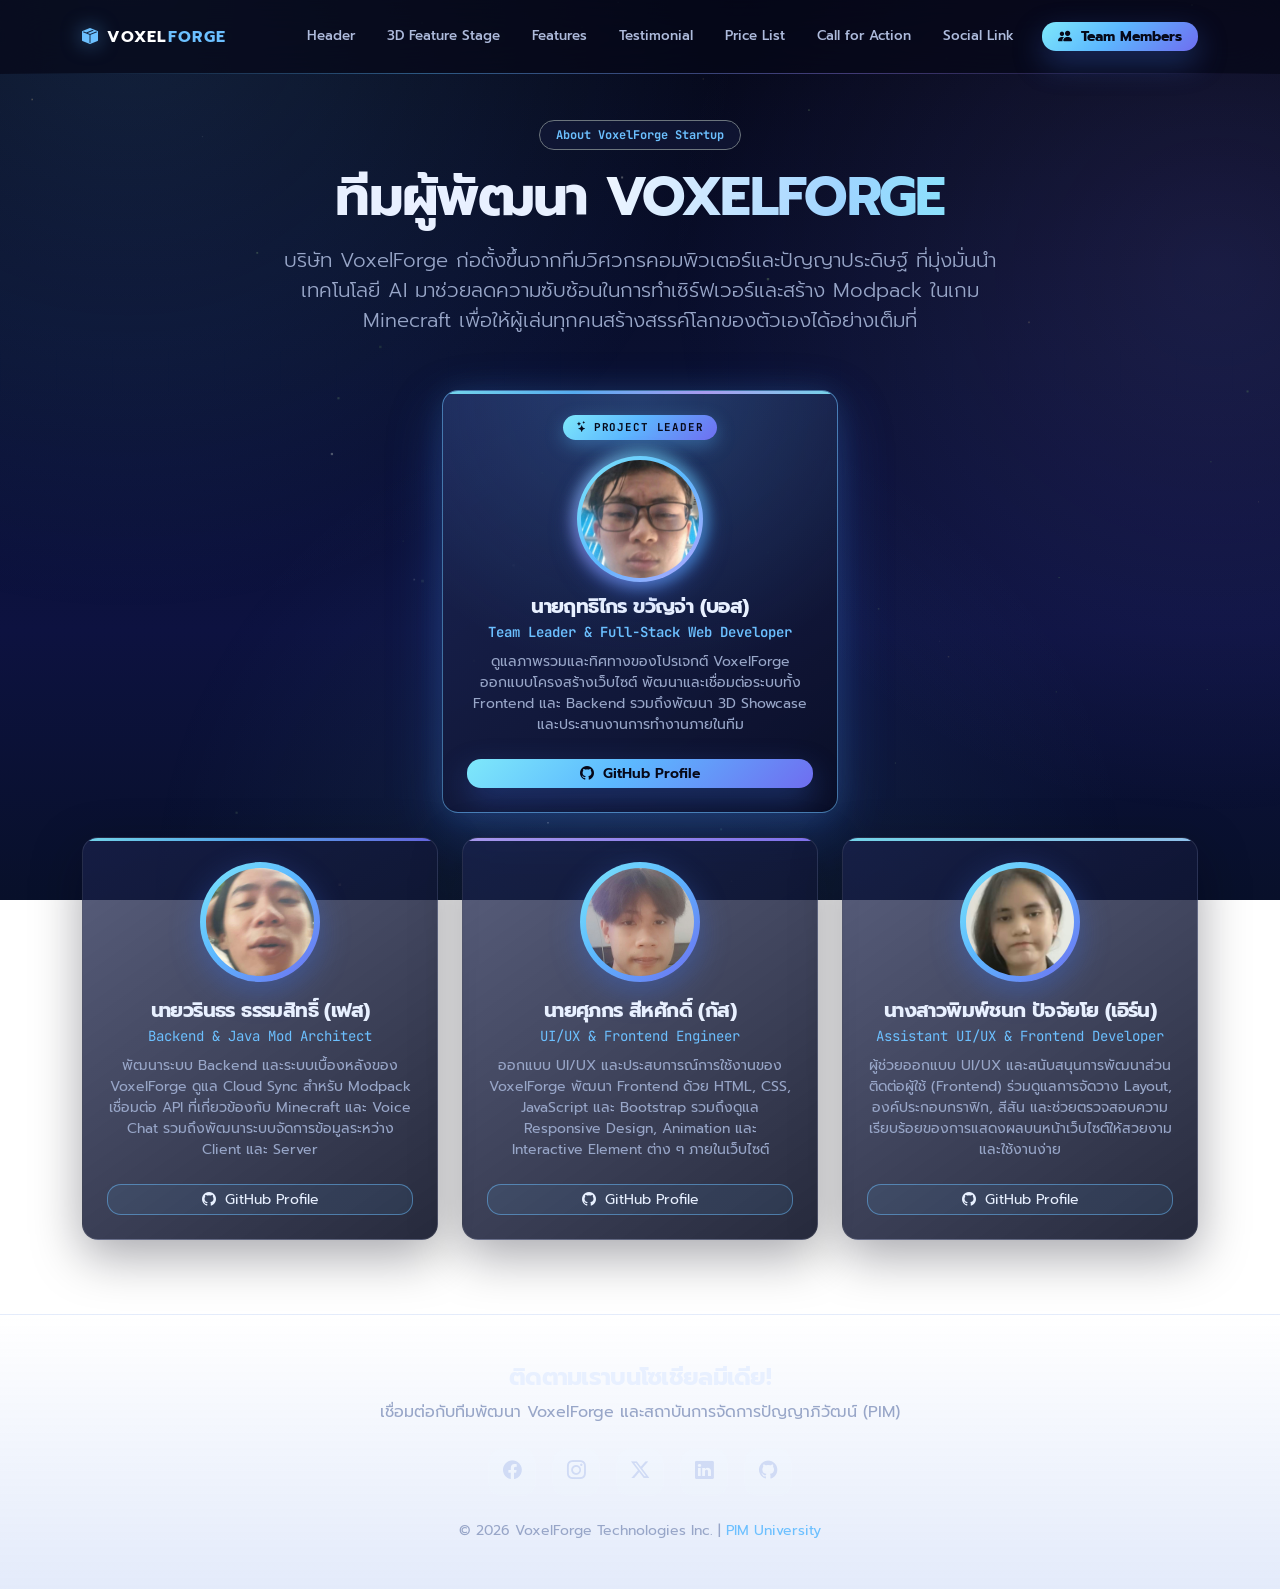
<file: about.html>
<!DOCTYPE html>
<html lang="th">
<head>
  <meta charset="UTF-8">
  <meta name="viewport" content="width=device-width, initial-scale=1.0">
  <meta name="theme-color" content="#0b0820">
  <title>Team Members - VoxelForge AI</title>
  <link rel="preconnect" href="https://fonts.googleapis.com">
  <link rel="preconnect" href="https://fonts.gstatic.com" crossorigin>
  <link href="https://fonts.googleapis.com/css2?family=JetBrains+Mono:wght@400;500;600;700&family=Prompt:wght@300;400;500;600;700;800&display=swap" rel="stylesheet">
  <link href="https://cdn.jsdelivr.net/npm/bootstrap@5.3.2/dist/css/bootstrap.min.css" rel="stylesheet">
  <link rel="stylesheet" href="https://cdn.jsdelivr.net/npm/bootstrap-icons@1.11.1/font/bootstrap-icons.css">
  <link rel="stylesheet" href="CSS/style.css?v=2">
  <style>
    .about-hero{min-height:auto;padding:120px 0 24px;position:relative}
    .about-hero h1{font-size:clamp(2.2rem,5vw,3.4rem);line-height:1.15}
    .team-section{padding-top:15px;padding-bottom:50px}
    .team-card{display:flex;flex-direction:column;align-items:center}
    .team-card .team-desc{flex-grow:1}
    .team-card .btn{margin-top:auto}
    .leader-col{
      max-width:420px;
      width:100%;
    }
    .leader-card{
      border:1px solid rgba(108,192,255,.55)!important;
      background:
        radial-gradient(circle at 50% 0%,rgba(92,184,255,.2),transparent 62%),
        linear-gradient(145deg,rgba(30,40,90,.88),rgba(10,14,38,.95))!important;
      box-shadow:0 20px 55px rgba(59,111,224,.28),0 0 30px rgba(92,184,255,.14)!important;
    }
    .leader-card:before{
      height:3.5px!important;
      background:linear-gradient(90deg,#7ee8fa,#5cb8ff,#b7a6ff,#7ee8fa)!important;
    }
    .leader-card:hover{
      transform:translateY(-6px)!important;
      border-color:rgba(126,232,250,.85)!important;
      box-shadow:0 26px 65px rgba(59,111,224,.38),0 0 40px rgba(126,232,250,.22)!important;
    }
    .leader-badge{
      display:inline-flex;
      align-items:center;
      gap:.35rem;
      padding:.28rem .8rem;
      border-radius:999px;
      background:var(--grad-main);
      color:#060818;
      font-size:.68rem;
      font-weight:700;
      letter-spacing:.08em;
      box-shadow:0 6px 18px rgba(92,184,255,.35);
    }
    .leader-avatar-wrap{
      position:relative;
      display:inline-flex;
      align-items:center;
      justify-content:center;
    }
    .leader-avatar-wrap:before{
      content:"";
      position:absolute;
      inset:-5px;
      border-radius:50%;
      background:conic-gradient(from 0deg,#7ee8fa,#5cb8ff,#b7a6ff,#7ee8fa);
      filter:blur(7px);
      opacity:.6;
      z-index:0;
      animation:leaderGlowSpin 6s linear infinite;
    }
    @keyframes leaderGlowSpin{
      to{transform:rotate(360deg)}
    }
    .leader-avatar{
      position:relative;
      z-index:1;
      width:126px!important;
      height:126px!important;
      object-fit:cover;
      padding:4px!important;
      background:linear-gradient(135deg,#7ee8fa,#5cb8ff,#b7a6ff)!important;
      box-shadow:0 10px 28px rgba(59,111,224,.45)!important;
    }
    .team-avatar{
      object-fit:cover;
    }
  </style>
</head>
<body>

  <canvas id="particle-canvas" aria-hidden="true"></canvas>

  <nav class="navbar navbar-expand-lg navbar-dark fixed-top custom-navbar">
    <div class="container">
      <a class="navbar-brand fw-bold d-flex align-items-center gap-2 slanted-title" href="index.html">
        <i class="bi bi-box-seam-fill text-accent"></i>
        <span>VOXEL<span class="text-accent">FORGE</span></span>
      </a>
      <button class="navbar-toggler" type="button" data-bs-toggle="collapse" data-bs-target="#navbarNav" aria-controls="navbarNav" aria-expanded="false" aria-label="เปิดเมนู">
        <span class="navbar-toggler-icon"></span>
      </button>
      <div class="collapse navbar-collapse" id="navbarNav">
        <ul class="navbar-nav ms-auto align-items-lg-center gap-lg-2">
          <li class="nav-item"><a class="nav-link" href="index.html#header">Header</a></li>
          <li class="nav-item"><a class="nav-link" href="index.html#showcase">3D Feature Stage</a></li>
          <li class="nav-item"><a class="nav-link" href="index.html#features">Features</a></li>
          <li class="nav-item"><a class="nav-link" href="index.html#testimonials">Testimonial</a></li>
          <li class="nav-item"><a class="nav-link" href="index.html#pricing">Price List</a></li>
          <li class="nav-item"><a class="nav-link" href="index.html#cta">Call for Action</a></li>
          <li class="nav-item"><a class="nav-link" href="#social">Social Link</a></li>
          <li class="nav-item ms-lg-2">
            <a class="btn btn-accent btn-sm px-3 fw-bold" href="about.html">
              <i class="bi bi-people-fill me-1"></i> Team Members
            </a>
          </li>
        </ul>
      </div>
    </div>
  </nav>

  <section class="about-hero">
    <div class="container text-center">
      <span class="badge rounded-pill bg-surface border border-secondary px-3 py-2 text-accent font-mono mb-3">
        About VoxelForge Startup
      </span>
      <h1 class="fw-bold mb-3 slanted-heading">ทีมผู้พัฒนา <span class="gradient-text">VOXELFORGE</span></h1>
      <p class="lead text-secondary mx-auto" style="max-width: 750px;">
        บริษัท VoxelForge ก่อตั้งขึ้นจากทีมวิศวกรคอมพิวเตอร์และปัญญาประดิษฐ์ ที่มุ่งมั่นนำเทคโนโลยี AI มาช่วยลดความซับซ้อนในการทำเซิร์ฟเวอร์และสร้าง Modpack ในเกม Minecraft เพื่อให้ผู้เล่นทุกคนสร้างสรรค์โลกของตัวเองได้อย่างเต็มที่
      </p>
    </div>
  </section>

  <section class="team-section">
    <div class="container">

      <div class="row justify-content-center mb-4">
        <div class="col-12 col-md-6 col-lg-4 leader-col">
          <div class="custom-card team-card leader-card p-4 rounded-4 text-center h-100">
            <div class="leader-badge font-mono text-uppercase mb-2">
              <i class="bi bi-stars"></i> Project Leader
            </div>
            <div class="leader-avatar-wrap my-2">
              <img src="Img/1.jpg" alt="นายฤทธิไกร ขวัญจ่า (บอส)" class="team-avatar leader-avatar" width="126" height="126" loading="lazy">
            </div>
            <h5 class="fw-bold mb-1 mt-1 slanted-heading">นายฤทธิไกร ขวัญจ่า (บอส)</h5>
            <p class="text-accent font-mono small fw-semibold mb-2">Team Leader &amp; Full-Stack Web Developer</p>
            <p class="text-secondary small mb-4 team-desc">
              ดูแลภาพรวมและทิศทางของโปรเจกต์ VoxelForge ออกแบบโครงสร้างเว็บไซต์ พัฒนาและเชื่อมต่อระบบทั้ง Frontend และ Backend รวมถึงพัฒนา 3D Showcase และประสานงานการทำงานภายในทีม
            </p>
            <a href="https://github.com/lSubarul" target="_blank" rel="noopener" class="btn btn-accent btn-sm w-100 fw-semibold">
              <i class="bi bi-github me-1"></i> GitHub Profile
            </a>
          </div>
        </div>
      </div>

      <div class="row g-4 justify-content-center">

        <div class="col-12 col-md-6 col-lg-4">
          <div class="custom-card team-card p-4 rounded-4 text-center h-100">
            <img src="Img/2.jpg" alt="นายวรินธร ธรรมสิทธิ์ (เฟส)" class="team-avatar mb-3" width="120" height="120" loading="lazy">
            <h5 class="fw-bold mb-1 slanted-heading">นายวรินธร ธรรมสิทธิ์ (เฟส)</h5>
            <p class="text-accent font-mono small mb-2">Backend &amp; Java Mod Architect</p>
            <p class="text-secondary small mb-4 team-desc">
              พัฒนาระบบ Backend และระบบเบื้องหลังของ VoxelForge ดูแล Cloud Sync สำหรับ Modpack เชื่อมต่อ API ที่เกี่ยวข้องกับ Minecraft และ Voice Chat รวมถึงพัฒนาระบบจัดการข้อมูลระหว่าง Client และ Server
            </p>
            <a href="https://github.com/6840010376WarintornThammasit" target="_blank" rel="noopener" class="btn btn-outline-accent btn-sm w-100">
              <i class="bi bi-github me-1"></i> GitHub Profile
            </a>
          </div>
        </div>

        <div class="col-12 col-md-6 col-lg-4">
          <div class="custom-card team-card p-4 rounded-4 text-center h-100">
            <img src="Img/3.jpg" alt="นายศุภกร สีหศักดิ์ (กัส)" class="team-avatar mb-3" width="120" height="120" loading="lazy">
            <h5 class="fw-bold mb-1 slanted-heading">นายศุภกร สีหศักดิ์ (กัส)</h5>
            <p class="text-accent font-mono small mb-2">UI/UX &amp; Frontend Engineer</p>
            <p class="text-secondary small mb-4 team-desc">
              ออกแบบ UI/UX และประสบการณ์การใช้งานของ VoxelForge พัฒนา Frontend ด้วย HTML, CSS, JavaScript และ Bootstrap รวมถึงดูแล Responsive Design, Animation และ Interactive Element ต่าง ๆ ภายในเว็บไซต์
            </p>
            <a href="https://github.com/Gustixzy" target="_blank" rel="noopener" class="btn btn-outline-accent btn-sm w-100">
              <i class="bi bi-github me-1"></i> GitHub Profile
            </a>
          </div>
        </div>

        <div class="col-12 col-md-6 col-lg-4">
          <div class="custom-card team-card p-4 rounded-4 text-center h-100">
            <img src="Img/4.jpg" alt="นางสาวพิมพ์ชนก ปัจจัยโย (เอิร์น)" class="team-avatar mb-3" width="120" height="120" loading="lazy">
            <h5 class="fw-bold mb-1 slanted-heading">นางสาวพิมพ์ชนก ปัจจัยโย (เอิร์น)</h5>
            <p class="text-accent font-mono small mb-2">Assistant UI/UX &amp; Frontend Developer</p>
            <p class="text-secondary small mb-4 team-desc">
              ผู้ช่วยออกแบบ UI/UX และสนับสนุนการพัฒนาส่วนติดต่อผู้ใช้ (Frontend) ร่วมดูแลการจัดวาง Layout, องค์ประกอบกราฟิก, สีสัน และช่วยตรวจสอบความเรียบร้อยของการแสดงผลบนหน้าเว็บไซต์ให้สวยงามและใช้งานง่าย
            </p>
            <a href="https://github.com/MizukiKun" target="_blank" rel="noopener" class="btn btn-outline-accent btn-sm w-100">
              <i class="bi bi-github me-1"></i> GitHub Profile
            </a>
          </div>
        </div>

      </div>
    </div>
  </section>

  <footer id="social" class="footer-section py-5 border-top border-secondary mt-4">
    <div class="container text-center">
      <h4 class="fw-bold mb-2 slanted-heading">ติดตามเราบนโซเชียลมีเดีย!</h4>
      <p class="text-secondary mb-4">เชื่อมต่อกับทีมพัฒนา VoxelForge และสถาบันการจัดการปัญญาภิวัฒน์ (PIM)</p>
      <div class="d-flex justify-content-center gap-3 mb-4 flex-wrap">
        <a href="https://www.pim.ac.th" target="_blank" rel="noopener" class="social-btn" aria-label="Facebook"><i class="bi bi-facebook"></i></a>
        <a href="https://www.pim.ac.th" target="_blank" rel="noopener" class="social-btn" aria-label="Instagram"><i class="bi bi-instagram"></i></a>
        <a href="https://www.pim.ac.th" target="_blank" rel="noopener" class="social-btn" aria-label="Twitter / X"><i class="bi bi-twitter-x"></i></a>
        <a href="https://www.pim.ac.th" target="_blank" rel="noopener" class="social-btn" aria-label="LinkedIn"><i class="bi bi-linkedin"></i></a>
        <a href="https://www.pim.ac.th" target="_blank" rel="noopener" class="social-btn" aria-label="GitHub"><i class="bi bi-github"></i></a>
      </div>
      <p class="small text-secondary mb-0">
        &copy; 2026 VoxelForge Technologies Inc. | <a href="https://www.pim.ac.th" target="_blank" rel="noopener" class="text-accent text-decoration-none">PIM University</a>
      </p>
    </div>
  </footer>

  <script src="https://cdn.jsdelivr.net/npm/bootstrap@5.3.2/dist/js/bootstrap.bundle.min.js"></script>
  <script src="JS/script.js"></script>
  <script>
    (() => {
      const initAboutNavAndSocial = () => {
        const navbar = document.querySelector('.custom-navbar');
        const socialBtns = Array.from(document.querySelectorAll('#social .social-btn'));
        let scrollRafId = null;

        const replayTargetAnimation = (targetEl) => {
          if (!targetEl) return;
          document.querySelectorAll('.nav-target-play').forEach((el) => el.classList.remove('nav-target-play'));
          void targetEl.offsetWidth;
          targetEl.classList.add('nav-target-play');
          clearTimeout(targetEl._animTimeout);
          targetEl._animTimeout = setTimeout(() => targetEl.classList.remove('nav-target-play'), 1100);
        };

        window.addEventListener('click', (e) => {
          const link = e.target.closest('a[href^="#"]');
          if (!link) return;
          const hash = link.getAttribute('href');
          if (!hash || hash === '#') return;
          const targetEl = document.querySelector(hash);
          if (!targetEl) return;

          e.preventDefault();
          e.stopPropagation();
          e.stopImmediatePropagation();

          if (link.classList.contains('nav-link')) {
            link.classList.remove('is-clicked');
            void link.offsetWidth;
            link.classList.add('is-clicked');
            link.classList.add('active');
          }

          if (scrollRafId) {
            cancelAnimationFrame(scrollRafId);
            scrollRafId = null;
          }

          const navHeight = navbar ? navbar.offsetHeight : 74;
          const maxScroll = Math.max(0, document.documentElement.scrollHeight - window.innerHeight);
          const rawTargetTop = targetEl.getBoundingClientRect().top + window.scrollY - (navHeight - 4);
          const destinationY = hash === '#social' ? maxScroll : Math.min(maxScroll, Math.max(0, rawTargetTop));
          const startY = window.scrollY;
          const distance = destinationY - startY;

          replayTargetAnimation(targetEl);

          if (Math.abs(distance) < 16) {
            window.scrollTo(0, destinationY);
            return;
          }

          const duration = Math.min(620, Math.max(300, Math.abs(distance) * 0.42));
          const startTime = performance.now();
          document.documentElement.classList.add('is-custom-scrolling');
          const easeOutCubic = (t) => 1 - Math.pow(1 - t, 3);

          const step = (now) => {
            const elapsed = now - startTime;
            const progress = Math.min(1, elapsed / duration);
            window.scrollTo(0, startY + distance * easeOutCubic(progress));
            if (progress < 1) {
              scrollRafId = requestAnimationFrame(step);
            } else {
              document.documentElement.classList.remove('is-custom-scrolling');
              scrollRafId = null;
              replayTargetAnimation(targetEl);
            }
          };

          scrollRafId = requestAnimationFrame(step);
        }, true);

        socialBtns.forEach((btn) => {
          btn.addEventListener('click', (e) => {
            const href = btn.getAttribute('href');
            const target = btn.getAttribute('target');
            btn.classList.remove('is-social-clicked');
            void btn.offsetWidth;
            btn.classList.add('is-social-clicked');
            if (href) {
              e.preventDefault();
              setTimeout(() => {
                if (target === '_blank') {
                  window.open(href, '_blank', 'noopener');
                } else {
                  window.location.href = href;
                }
              }, 220);
            }
          });
        });
      };

      if (document.readyState === 'loading') {
        document.addEventListener('DOMContentLoaded', initAboutNavAndSocial, { once: true });
      } else {
        initAboutNavAndSocial();
      }
    })();
  </script>
</body>
</html>
</file>
<file: CSS/style.css>
:root{
  --bg-main:#060818;
  --bg-surface:rgba(20,26,58,.62);
  --bg-surface-alt:#0a0e24;
  --sky:#5cb8ff;
  --sky-deep:#3b6fe0;
  --ice:#9fd4ff;
  --cyan:#7ee8fa;
  --violet:#9a86ff;
  --cream:#e8f0ff;
  --accent:#6cc0ff;
  --text-light:#e8f0ff;
  --text-muted:#98a6c8;
  --border-color:rgba(232,240,255,.1);
  --border-strong:rgba(232,240,255,.2);
  --shadow:0 24px 70px rgba(2,4,18,.6);
  --grad-main:linear-gradient(135deg,#7ee8fa,#5cb8ff 45%,#6f6df0);
  --grad-warm:linear-gradient(135deg,#b7a6ff,#8b7bff);
  --spot-primary:#e8f0ff;
  --spot-secondary:#9fd4ff;
  --spot-glow:rgba(150,190,255,.22);
  --block-tilt-z:0deg;
  --block-tilt-x:0deg;
}

*{box-sizing:border-box}
html{scroll-behavior:smooth;scroll-padding-top:86px}
html.is-custom-scrolling{scroll-behavior:auto!important}
body{margin:0;background:linear-gradient(180deg,#060818 0%,#0a1030 40%,#0d1240 70%,#08102a 100%);background-attachment:fixed;color:var(--text-light);font-family:'Prompt',sans-serif;overflow-x:hidden}
body:before{content:"";position:fixed;inset:0;pointer-events:none;z-index:-3;
  background:
    radial-gradient(circle at 10% 0%,rgba(92,184,255,.14),transparent 42%),
    radial-gradient(circle at 95% 30%,rgba(154,134,255,.12),transparent 40%),
    radial-gradient(circle at 50% 100%,rgba(126,232,250,.08),transparent 45%)}
body:after{content:"";position:fixed;inset:0;pointer-events:none;z-index:-2;opacity:.25;
  background-image:linear-gradient(rgba(232,240,255,.03) 1px,transparent 1px),linear-gradient(90deg,rgba(232,240,255,.03) 1px,transparent 1px);
  background-size:56px 56px;mask-image:linear-gradient(to bottom,black,transparent 78%)}
::selection{background:rgba(92,184,255,.4);color:#fff}
a{color:inherit}
:focus-visible{outline:2px solid var(--ice);outline-offset:3px}

.text-accent{color:var(--accent)!important}
.text-secondary{color:var(--text-muted)!important}
.bg-surface{background:var(--bg-surface)!important}
.bg-surface-alt{background:linear-gradient(180deg,rgba(92,184,255,.05),rgba(154,134,255,.05))!important}
.bg-accent{background:var(--grad-main)!important}
.font-mono{font-family:'JetBrains Mono',monospace!important}
.gradient-text{background:linear-gradient(100deg,#f0f6ff,#9fd4ff 35%,#7ee8fa 60%,#b7a6ff);background-size:200% auto;
  -webkit-background-clip:text;background-clip:text;color:transparent;animation:gradShift 8s linear infinite}
@keyframes gradShift{to{background-position:200% center}}
.slanted-heading,.slanted-title{letter-spacing:-.03em}

#particle-canvas{position:fixed;inset:0;width:100%;height:100%;z-index:-1;pointer-events:none;opacity:.7}

.custom-navbar{height:74px;background:rgba(6,8,24,.72)!important;border-bottom:1px solid transparent;
  border-image:linear-gradient(90deg,transparent,rgba(92,184,255,.45),rgba(154,134,255,.4),transparent) 1;
  backdrop-filter:blur(22px);-webkit-backdrop-filter:blur(22px);z-index:1000}
.custom-navbar .container{height:100%}
.navbar-brand{font-size:1rem;letter-spacing:.08em}
.navbar-brand i{filter:drop-shadow(0 0 10px rgba(92,184,255,.6))}
.nav-link,.custom-navbar .nav-link{position:relative;color:#aebbdc!important;font-size:.84rem;font-weight:500;padding:.55rem .75rem!important;border-radius:999px;transition:color .25s ease,transform .2s ease,background .2s ease}
.nav-link:hover,.custom-navbar .nav-link:hover{color:#fff!important;background:rgba(232,240,255,.08)}
.nav-link.active,.custom-navbar .nav-link.active{color:#060818!important;background:var(--grad-main)!important;font-weight:600}
@keyframes navLinkPulse{
  0%{transform:scale(1)}
  40%{transform:scale(.88) translateY(1px)}
  75%{transform:scale(1.08)}
  100%{transform:scale(1)}
}
.custom-navbar .nav-link.is-clicked{animation:navLinkPulse .45s cubic-bezier(.22,1,.36,1)}
.navbar-toggler{border-color:rgba(232,240,255,.2)}
.navbar-toggler:focus{box-shadow:0 0 0 .2rem rgba(92,184,255,.25)}

@keyframes sectionFocusPop{
  0%{opacity:.4;transform:translateY(24px) scale(.985)}
  60%{opacity:1;transform:translateY(-4px) scale(1.005)}
  100%{opacity:1;transform:translateY(0) scale(1)}
}
.nav-target-play>.container{animation:sectionFocusPop .65s cubic-bezier(.22,1,.36,1) forwards;will-change:transform,opacity}

.btn{border-radius:14px;transition:transform .2s ease,box-shadow .2s ease,background .2s ease,border-color .2s ease}
.btn:hover{transform:translateY(-2px)}
.btn-accent{color:#060818!important;font-weight:600;background:var(--grad-main);border:0;box-shadow:0 12px 30px rgba(59,111,224,.35)}
.btn-accent:hover{box-shadow:0 16px 40px rgba(92,184,255,.45)}
.btn-outline-accent{color:var(--cream)!important;background:rgba(92,184,255,.08);border:1px solid rgba(108,192,255,.5)}
.btn-outline-accent:hover{background:var(--grad-main);color:#060818!important;border-color:transparent;box-shadow:0 12px 30px rgba(59,111,224,.35)}
.btn-dark-surface{color:var(--cream)!important;background:rgba(232,240,255,.07);border:1px solid rgba(232,240,255,.25)}
.btn-dark-surface:hover{background:rgba(232,240,255,.14);border-color:rgba(232,240,255,.5)}

.hero-section{min-height:100vh;padding:132px 0 90px;position:relative;display:flex;align-items:center;isolation:isolate;overflow:hidden}
.hero-section:before{content:"";position:absolute;width:720px;height:420px;left:-180px;top:20%;
  background:radial-gradient(circle,rgba(92,184,255,.2),transparent 68%);filter:blur(14px);z-index:-1}
.hero-section:after{content:"";position:absolute;width:560px;height:420px;right:-160px;bottom:5%;
  background:radial-gradient(circle,rgba(154,134,255,.18),transparent 68%);filter:blur(14px);z-index:-1}
.hero-section .badge{background:rgba(232,240,255,.07)!important;border-color:rgba(232,240,255,.18)!important}
.hero-section h1{font-size:clamp(3rem,6vw,5.9rem);line-height:1;max-width:760px}
.hero-section .lead{font-size:1.06rem;line-height:1.9;max-width:650px}

.hero-bg-video{position:absolute;inset:0;width:100%;height:100%;object-fit:cover;z-index:-3;
  filter:blur(5px) brightness(.8) saturate(1.1);transform:scale(1.06);pointer-events:none}
.hero-bg-overlay{position:absolute;inset:0;z-index:-2;pointer-events:none;
  background:
    radial-gradient(ellipse at 30% 40%,rgba(6,8,24,.25),rgba(6,8,24,.55) 70%),
    linear-gradient(180deg,rgba(6,8,24,.45) 0%,rgba(6,8,24,.35) 45%,#02030a 100%)}
.hero-section .lead.text-secondary{color:#c3cde6!important}

.mockup-window{background:linear-gradient(145deg,rgba(26,34,76,.88),rgba(8,11,30,.95));border:1px solid rgba(232,240,255,.14);
  box-shadow:var(--shadow),0 0 50px rgba(92,184,255,.14);position:relative;overflow:hidden}
.mockup-window:before{content:"";position:absolute;inset:-1px;pointer-events:none;
  background:linear-gradient(120deg,rgba(92,184,255,.18),transparent 30%,transparent 70%,rgba(154,134,255,.16))}
.mockup-window .border-secondary{border-color:rgba(232,240,255,.12)!important}
.dot{display:inline-block;width:10px;height:10px;border-radius:50%}
.code-editor-box{min-height:285px;max-height:360px;overflow:hidden;background:#050818!important;border:1px solid rgba(232,240,255,.1);box-shadow:inset 0 1px 20px rgba(0,0,0,.45)}
.code-editor-box pre{font-size:.79rem;line-height:1.75;color:#dbe4fb;white-space:pre-wrap}
.typing-cursor{color:var(--sky);animation:cursorBlink 1s steps(1) infinite}
@keyframes cursorBlink{50%{opacity:0}}
.tok-cmt{color:#6c7ba3}.tok-str{color:#9fe3c8}.tok-ann{color:#7ee8fa}.tok-kw{color:#b7a6ff}.tok-cls{color:#9fd4ff}.tok-fn{color:#f1e3b0}

.section-padding{padding-top:110px!important;padding-bottom:110px!important}
h6.text-accent{letter-spacing:.2em}

.spotlight-stage-section{min-height:860px;padding:90px 0 75px;background:#03040f;position:relative;isolation:isolate;overflow:hidden;transition:background .6s ease,box-shadow .6s ease}
.spotlight-stage-section.stage-off{background:#02030a}
.spotlight-stage-section.stage-ready{background:radial-gradient(ellipse at 50% 45%,rgba(150,190,255,.1),transparent 40%),#050719}
.spotlight-stage-section.stage-active{background:radial-gradient(circle at 50% 44%,color-mix(in srgb,var(--spot-primary) 14%,transparent),transparent 40%),radial-gradient(circle at 90% 90%,color-mix(in srgb,var(--spot-secondary) 12%,transparent),transparent 35%),linear-gradient(180deg,#060818,#0a1032)}

.spotlight-ambient-glow{position:absolute;width:760px;height:760px;max-width:120vw;left:50%;top:45%;transform:translate(-50%,-50%);border-radius:50%;background:radial-gradient(circle,var(--spot-glow),transparent 67%);filter:blur(34px);opacity:0;transition:opacity .8s ease,background .8s ease;pointer-events:none}
.stage-ready .spotlight-ambient-glow{opacity:.4;background:radial-gradient(circle,rgba(170,205,255,.26),transparent 67%)}
.stage-active .spotlight-ambient-glow{opacity:.4}

.top-lamp-wrapper,.model-tilted-wrapper,.bottom-pedestal-wrapper{transition:opacity .5s ease}
.stage-off .top-lamp-wrapper,.stage-off .model-tilted-wrapper,.stage-off .bottom-pedestal-wrapper{opacity:0;pointer-events:none}
.stage-ready .bottom-pedestal-wrapper,.stage-active .bottom-pedestal-wrapper{opacity:1}

.top-lamp-wrapper{position:relative;width:300px;max-width:100%;height:108px;z-index:3}
.lamp-brand{font-size:.75rem;line-height:.9;color:#7886ad;letter-spacing:.22em}
.top-lamp-ring{position:absolute;left:50%;top:38px;width:150px;height:10px;transform:translateX(-50%);border-radius:50%;background:rgba(232,240,255,.1);transition:.3s ease;z-index:3}
.light-cone-top{position:absolute;left:50%;top:43px;transform:translateX(-50%);width:430px;height:370px;max-width:100vw;background:linear-gradient(to bottom,rgba(232,240,255,.04),transparent 74%);clip-path:polygon(42% 0,58% 0,100% 100%,0 100%);opacity:0;filter:blur(2px);transition:opacity .4s ease;z-index:2;pointer-events:none}
.stage-ready .top-lamp-ring{background:#eef4ff;box-shadow:0 0 12px rgba(238,244,255,.9),0 0 45px rgba(170,205,255,.6),0 0 90px rgba(92,184,255,.3)}
.stage-ready .light-cone-top{opacity:.55;background:linear-gradient(to bottom,rgba(238,244,255,.6),rgba(170,205,255,.1) 40%,transparent 84%)}
.stage-active .top-lamp-ring{background:var(--spot-primary);box-shadow:0 0 14px var(--spot-primary),0 0 60px var(--spot-glow)}
.stage-active .light-cone-top{opacity:.45;background:linear-gradient(to bottom,color-mix(in srgb,var(--spot-primary) 65%,transparent),transparent 84%)}

@property --lamp{syntax:'<number>';inherits:true;initial-value:0}

.spotlight-stage-section.stage-flicker{
  background:#03040c;
  animation:lampPower 2s linear both;
}

@keyframes lampPower{
  0%{--lamp:0}
  3%{--lamp:.55}
  5%{--lamp:.06}
  9%{--lamp:.02}
  12%{--lamp:.7}
  14%{--lamp:.12}
  17%{--lamp:.38}
  20%{--lamp:0}
  30%{--lamp:0}
  33%{--lamp:.9}
  35%{--lamp:.15}
  38%{--lamp:1}
  41%{--lamp:.3}
  46%{--lamp:.08}
  52%{--lamp:.8}
  55%{--lamp:.5}
  60%{--lamp:.95}
  64%{--lamp:.7}
  70%{--lamp:1}
  76%{--lamp:.88}
  84%{--lamp:1}
  100%{--lamp:1}
}

.stage-flicker .top-lamp-ring{
  background:rgba(238,244,255,calc(.08 + var(--lamp) * .92));
  box-shadow:
    0 0 calc(var(--lamp) * 14px) rgba(238,244,255,var(--lamp)),
    0 0 calc(var(--lamp) * 55px) rgba(170,205,255,calc(var(--lamp) * .75)),
    0 0 calc(var(--lamp) * 100px) rgba(92,184,255,calc(var(--lamp) * .3));
  transition:none;
}

.stage-flicker .light-cone-top{
  opacity:calc(var(--lamp) * .55);
  background:linear-gradient(to bottom,rgba(238,244,255,.6),rgba(170,205,255,.1) 40%,transparent 84%);
  transition:none;
  animation:none;
}

.spotlight-stage-section.stage-flicker:after{
  content:"";position:absolute;inset:0;pointer-events:none;z-index:1;
  background:radial-gradient(ellipse at 50% 28%,rgba(220,235,255,.75),rgba(150,190,255,.12) 26%,transparent 58%);
  opacity:calc(var(--lamp) * var(--lamp) * .55);
  animation:none;
}

.stage-flicker .spotlight-ambient-glow{
  opacity:calc(var(--lamp) * .4);
  background:radial-gradient(circle,rgba(170,205,255,.26),transparent 67%);
  transition:none;
}

.stage-flicker .model-tilted-wrapper{
  opacity:calc(.04 + var(--lamp) * .96);
  filter:brightness(calc(.35 + var(--lamp) * .75)) drop-shadow(0 30px 45px var(--spot-glow));
  transition:none;
  animation:none;
}

.stage-flicker .bottom-pedestal-wrapper{opacity:0}

.feature-spotlight-info,#orb-controls{opacity:0;pointer-events:none;transform:translateY(12px);transition:opacity .4s ease,transform .4s ease}
.stage-active .feature-spotlight-info,.stage-active #orb-controls{opacity:1;pointer-events:auto;transform:none}
.feature-spotlight-info{color:#e8f0ff;position:relative;z-index:4}
.feature-pill-tag{font-size:.68rem;letter-spacing:.12em;color:var(--spot-primary);border:1px solid color-mix(in srgb,var(--spot-primary) 50%,transparent);background:color-mix(in srgb,var(--spot-primary) 12%,transparent);padding:.45rem .8rem;border-radius:999px}
.feature-spotlight-info h2{font-size:clamp(2.2rem,4vw,4rem);line-height:.98;
  background:linear-gradient(120deg,var(--spot-primary),var(--spot-secondary));-webkit-background-clip:text;background-clip:text;color:transparent}
.feature-spotlight-info p{max-width:520px;line-height:1.8}

.model-tilted-wrapper{width:min(440px,86vw);height:min(440px,86vw);display:flex;align-items:center;justify-content:center;overflow:visible;
  transform:perspective(1100px) rotateZ(var(--block-tilt-z)) rotateX(var(--block-tilt-x));
  transition:transform .7s cubic-bezier(.2,.8,.2,1),filter .7s ease,opacity .5s ease;filter:drop-shadow(0 30px 45px var(--spot-glow));position:relative;z-index:4}
.model-tilted-wrapper:before{content:"";position:absolute;width:240px;height:240px;border-radius:50%;background:radial-gradient(circle,var(--spot-glow),transparent 68%);filter:blur(18px);opacity:.6;pointer-events:none}
model-viewer{width:100%;height:100%;overflow:visible;background:transparent;--poster-color:transparent;--progress-bar-color:transparent}
.pulse-spin{animation:pulseSpin .65s ease}
@keyframes pulseSpin{0%{transform:perspective(900px) rotateZ(var(--block-tilt-z)) rotateX(var(--block-tilt-x)) scale(.94)}50%{transform:perspective(900px) rotateZ(calc(var(--block-tilt-z) + 8deg)) rotateX(var(--block-tilt-x)) scale(1.03)}100%{transform:perspective(900px) rotateZ(var(--block-tilt-z)) rotateX(var(--block-tilt-x)) scale(1)}}

#orb-controls{min-height:280px}
.orb-btn{position:relative;width:58px;height:58px;border-radius:50%;border:1px solid rgba(232,240,255,.18);background:rgba(232,240,255,.06);color:#c3d0ee;display:grid;place-items:center;font-size:1.1rem;transition:.25s ease;backdrop-filter:blur(10px)}
.orb-btn:nth-of-type(1):not(.active){color:#9fd4ff}.orb-btn:nth-of-type(2):not(.active){color:#7ee8fa}
.orb-btn:nth-of-type(3):not(.active){color:#b7a6ff}.orb-btn:nth-of-type(4):not(.active){color:#a9b8ff}
.orb-btn:hover{color:#fff!important;border-color:rgba(232,240,255,.4);transform:scale(1.1)}
.orb-btn.active{color:#060818;border-color:var(--spot-primary);background:linear-gradient(135deg,var(--spot-primary),var(--spot-secondary));box-shadow:0 0 0 6px color-mix(in srgb,var(--spot-primary) 14%,transparent),0 0 30px var(--spot-glow)}
.orb-dot{position:absolute;width:5px;height:5px;border-radius:50%;bottom:8px;background:currentColor;opacity:.6}
.pedestal-base{width:min(520px,85vw);height:16px;margin:auto;border-radius:50%;background:linear-gradient(90deg,transparent,var(--spot-primary),transparent);opacity:.4;filter:blur(2px);box-shadow:0 0 60px var(--spot-glow)}
.try-click-btn{color:var(--cream)!important;background:linear-gradient(135deg,color-mix(in srgb,var(--spot-primary) 22%,transparent),color-mix(in srgb,var(--spot-secondary) 18%,transparent));border:1px solid color-mix(in srgb,var(--spot-primary) 50%,transparent);box-shadow:0 10px 30px rgba(0,0,0,.3)}
.try-click-btn:hover{box-shadow:0 0 30px var(--spot-glow)}
.bottom-floor-glow{height:100px;margin-top:-40px;background:radial-gradient(ellipse at center,var(--spot-glow),transparent 65%);filter:blur(14px);opacity:.6}

.custom-card{background:linear-gradient(145deg,rgba(26,34,76,.72),rgba(9,13,34,.88));border:1px solid var(--border-color);box-shadow:0 16px 50px rgba(2,4,18,.35);position:relative;overflow:hidden;transition:transform .25s ease,border-color .25s ease,box-shadow .25s ease}
.custom-card:before{content:"";position:absolute;left:0;right:0;top:0;height:3px;background:var(--grad-main);opacity:.9;pointer-events:none}
.custom-card:hover{transform:translateY(-6px);border-color:rgba(108,192,255,.45);box-shadow:0 24px 60px rgba(59,111,224,.25)}
.row>div:nth-child(2) .custom-card:before{background:linear-gradient(90deg,#b7a6ff,#8b7bff)}
.row>div:nth-child(3) .custom-card:before{background:linear-gradient(90deg,#7ee8fa,#9fd4ff)}
.icon-box{width:58px;height:58px;border-radius:18px;display:grid;place-items:center;background:var(--grad-main);box-shadow:0 10px 24px rgba(59,111,224,.35)}
.icon-box i{font-size:1.5rem!important;color:#060818!important}
.row>div:nth-child(2) .icon-box{background:var(--grad-warm)}
.row>div:nth-child(3) .icon-box{background:linear-gradient(135deg,#7ee8fa,#9fd4ff)}
.team-avatar{width:120px;height:120px;border-radius:50%;padding:6px;background:var(--grad-main);box-shadow:0 10px 30px rgba(59,111,224,.4)}

.star-rating-selector .star-item{cursor:pointer;color:#3d486e;transition:.15s ease}
.star-rating-selector .star-item.active,.star-rating-selector .star-item:hover{color:#f0d77a;transform:scale(1.12);filter:drop-shadow(0 0 5px rgba(240,215,122,.5))}
.dark-input{color:#fff!important;background:rgba(5,8,24,.8)!important;border:1px solid rgba(232,240,255,.14)!important;border-radius:12px!important;padding:.75rem .9rem}
.dark-input:focus{border-color:var(--sky)!important;box-shadow:0 0 0 .2rem rgba(92,184,255,.2)!important}
.dark-input::placeholder{color:#62709a}
.featured-card{border-color:rgba(108,192,255,.55);box-shadow:0 25px 70px rgba(59,111,224,.22)}
.featured-card .badge{color:#060818!important}
.featured-card:after{content:"";position:absolute;width:260px;height:120px;left:50%;top:-80px;transform:translateX(-50%);background:rgba(92,184,255,.32);filter:blur(40px);pointer-events:none}

.cta-banner{position:relative;overflow:hidden;border:1px solid rgba(232,240,255,.16);
  background:radial-gradient(circle at 12% 20%,rgba(92,184,255,.35),transparent 42%),radial-gradient(circle at 88% 80%,rgba(154,134,255,.3),transparent 40%),linear-gradient(135deg,#12206b,#0c1445 60%,#080d2c);box-shadow:var(--shadow)}
.cta-banner:before{content:"";position:absolute;inset:0;background-image:linear-gradient(rgba(232,240,255,.05) 1px,transparent 1px),linear-gradient(90deg,rgba(232,240,255,.05) 1px,transparent 1px);background-size:38px 38px;mask-image:linear-gradient(to right,black,transparent)}
.cta-banner>*{position:relative;z-index:1}

.social-btn{position:relative;width:48px;height:48px;border-radius:14px;display:inline-flex;align-items:center;justify-content:center;overflow:hidden;background:rgba(232,240,255,.06);border:1px solid var(--border-color);color:#d0dbf5;text-decoration:none;font-size:1.15rem;transition:transform .3s cubic-bezier(.34,1.56,.64,1),box-shadow .3s ease,border-color .3s ease,background .3s ease,color .3s ease}
.social-btn i{transition:transform .3s cubic-bezier(.34,1.56,.64,1)}
.social-btn:hover{color:#060818!important;background:var(--grad-main);border-color:transparent;transform:translateY(-6px) scale(1.1);box-shadow:0 10px 25px rgba(92,184,255,.35),0 0 15px rgba(92,184,255,.25)}
.social-btn:hover i{transform:scale(1.18) rotate(-8deg)}
@keyframes socialBtnWave{
  0%{transform:translateY(0) scale(1)}
  35%{transform:translateY(-12px) scale(1.15);color:#060818;background:var(--grad-main);border-color:transparent;box-shadow:0 12px 28px rgba(92,184,255,.45)}
  70%{transform:translateY(3px) scale(.96)}
  100%{transform:translateY(0) scale(1)}
}
#social.nav-target-play .social-btn{animation:socialBtnWave .65s cubic-bezier(.34,1.56,.64,1) both}
#social.nav-target-play .social-btn:nth-child(1){animation-delay:.06s}
#social.nav-target-play .social-btn:nth-child(2){animation-delay:.13s}
#social.nav-target-play .social-btn:nth-child(3){animation-delay:.2s}
#social.nav-target-play .social-btn:nth-child(4){animation-delay:.27s}
#social.nav-target-play .social-btn:nth-child(5){animation-delay:.34s}
@keyframes socialClickPop{
  0%{transform:scale(1)}
  40%{transform:scale(.82);box-shadow:0 0 0 0 rgba(92,184,255,.7)}
  80%{transform:scale(1.14);box-shadow:0 0 0 14px rgba(92,184,255,0)}
  100%{transform:scale(1);box-shadow:0 0 0 0 rgba(92,184,255,0)}
}
#social .social-btn.is-social-clicked{animation:socialClickPop .4s cubic-bezier(.22,1,.36,1) forwards!important}

.footer-section{background:linear-gradient(180deg,transparent,rgba(59,111,224,.14))!important;border-color:rgba(232,240,255,.12)!important}

@media (max-width:991.98px){
  .custom-navbar{height:66px}
  .navbar-collapse{margin-top:.65rem;padding:.75rem;border:1px solid var(--border-color);background:rgba(6,8,24,.97);border-radius:18px}
  .hero-section{padding-top:115px}.hero-section h1{font-size:clamp(2.8rem,11vw,4.8rem)}
  .spotlight-stage-section{min-height:940px}
  .feature-spotlight-info{text-align:center}.feature-spotlight-info p{max-width:620px;margin-left:auto;margin-right:auto}
  #orb-controls{min-height:0}.orb-btn{width:52px;height:52px}
}
@media (max-width:575.98px){
  .hero-section{padding-bottom:65px}
  .section-padding{padding-top:75px!important;padding-bottom:75px!important}
  .mockup-window{padding:12px!important}.code-editor-box{min-height:240px}.code-editor-box pre{font-size:.69rem}
  .spotlight-stage-section{padding-top:70px;min-height:1000px}
  .top-lamp-wrapper{transform:scale(.85)}.feature-spotlight-info h2{font-size:2rem}.feature-pill-tag{font-size:.58rem}
  .orb-btn{width:48px;height:48px;font-size:1rem}.cta-banner{padding:2rem 1.2rem!important}
}
@media (prefers-reduced-motion:reduce){
  *,*:before,*:after{scroll-behavior:auto!important;animation-duration:.001ms!important;animation-iteration-count:1!important;transition-duration:.001ms!important}
  .spotlight-stage-section.stage-flicker{--lamp:1}
}
</file>
